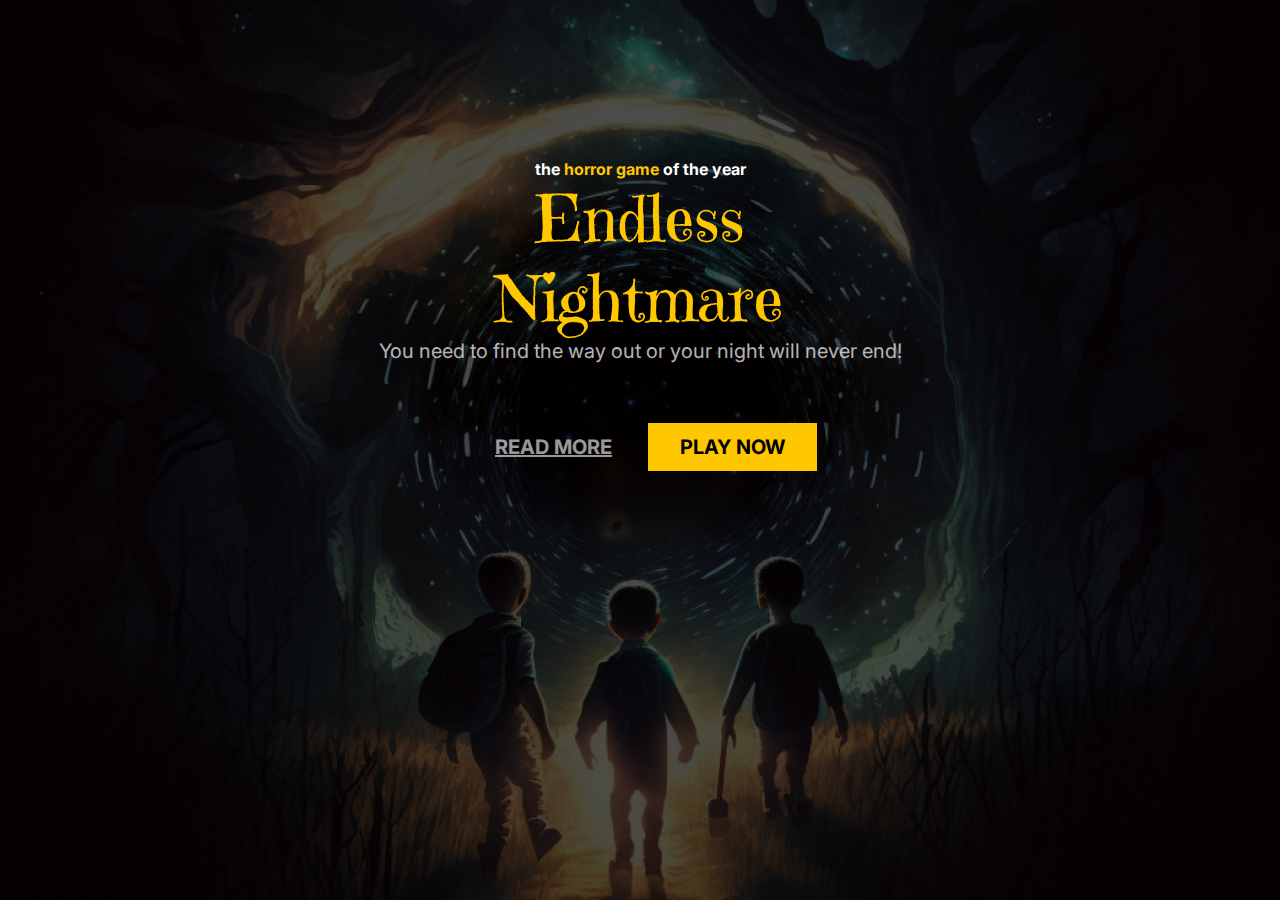
<file: index.html>
<!DOCTYPE html>
<html lang="en">

<head>
    
    <link rel="preconnect" href="https://fonts.googleapis.com">
    <link rel="preconnect" href="https://fonts.gstatic.com" crossorigin>
    <link href="https://fonts.googleapis.com/css2?family=Emilys+Candy&family=Inter:wght@400;700&display=swap" rel="stylesheet">
    
    <meta charset="UTF-8">
    <meta name="viewport" content="width=device-width, initial-scale=1.0">
    <title>Endless Nightmare</title>
    
    <link rel="stylesheet" href="./style.css">

</head>

<body>
  
    <h3>the <span>horror game</span> of the year</h3>    

    <h1>Endless <br>
        Nightmare</h1>

    <p>You need to find the way out or your night will never end!</p>

    <a href="https://unbounce.com/landing-page-articles/what-is-a-landing-page/" target="_blank">READ MORE</a>
    <a href="#" class="playnow">PLAY NOW</a>

</body>
</html>
</file>
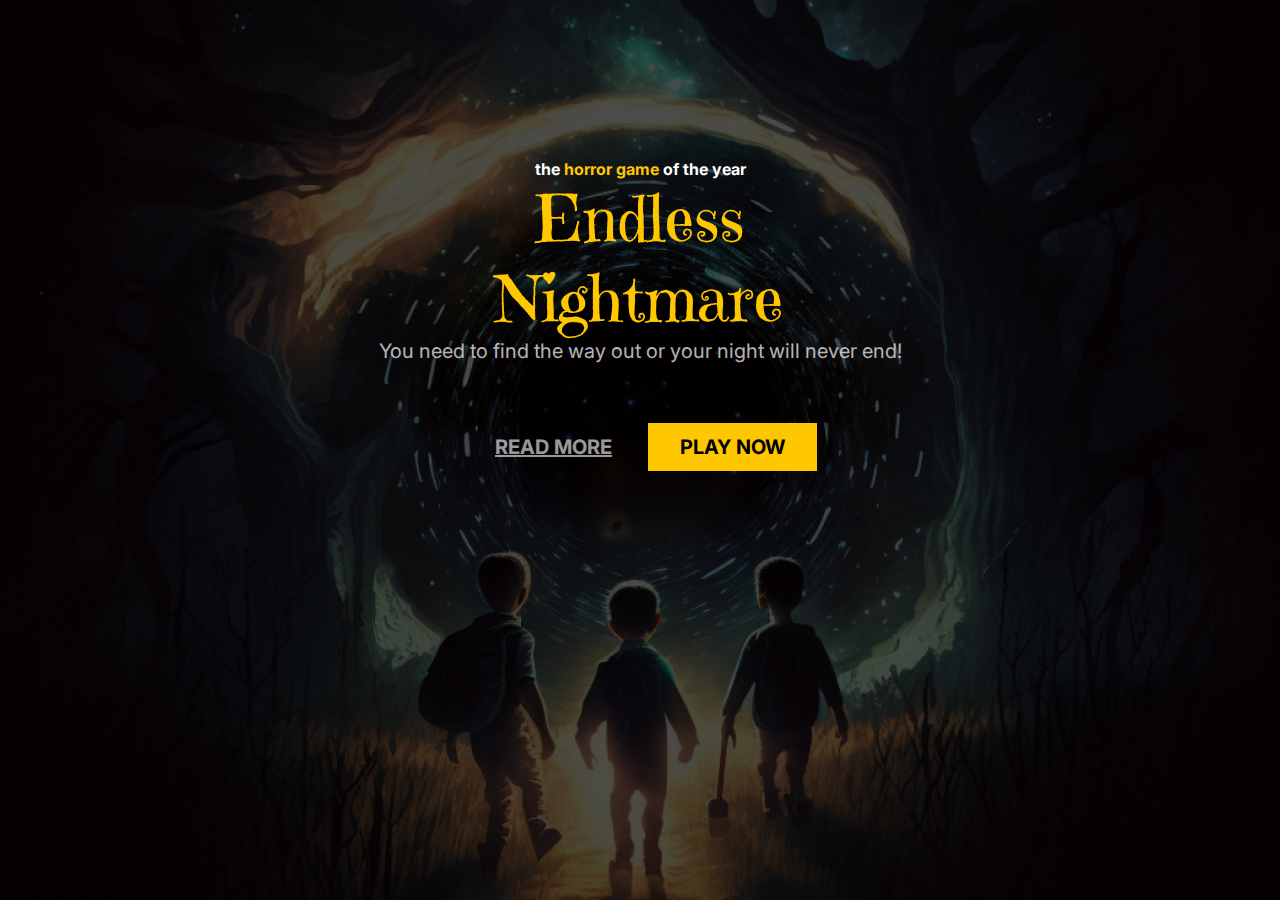
<file: landingpg.html>
<!DOCTYPE html>
<html lang="en">

<head>
    
    <link rel="preconnect" href="https://fonts.googleapis.com">
    <link rel="preconnect" href="https://fonts.gstatic.com" crossorigin>
    <link href="https://fonts.googleapis.com/css2?family=Emilys+Candy&family=Inter:wght@400;700&display=swap" rel="stylesheet">
    
    <meta charset="UTF-8">
    <meta name="viewport" content="width=device-width, initial-scale=1.0">
    <title>Endless Nightmare</title>
    
    <link rel="stylesheet" href="./landingpg.css">

</head>

<body>
  
    <h3>the <span>horror game</span> of the year</h3>    

    <h1>Endless <br>
        Nightmare</h1>

    <p>You need to find the way out or your night will never end!</p>

    <a href="https://unbounce.com/landing-page-articles/what-is-a-landing-page/" target="_blank">READ MORE</a>
    <a href="#" class="playnow">PLAY NOW</a>

</body>
</html>
</file>
<file: style.css>
* {
    margin: 0;
    box-sizing: border-box;
    /*Deixar fontes mais finas*/
    -webkit-font-smoothing: antialiased; /*Demais navegadores*/
    -moz-osx-font-smoothing: grayscale; /*Firefox*/
}

body {
    font-family: 'Inter', sans-serif;

    text-align: center;
    padding-top: 160px;
    background-image: url(./assets/background-image.jpg);
    background-repeat: no-repeat;
    background-size: cover;
    background-position: center;
    height: 100vh;
}

h3 {
    font-size: 16px;
    line-height: 19px;
    color: white;
}

h3 span {
    color: #FFC700;
}

h1 {
    font-family: 'Emilys Candy', cursive;
    
    font-weight: 400;
    font-size: 64px;
    line-height: 80px;
    color: #FFC700;
}

p {
    font-size: 20px;
    line-height: 24px;
    padding-bottom: 72px;
    color: white;
    opacity: 0.7;
}

a {
    font-weight: 700;
    font-size: 20px;
    line-height: 24px;
    padding: 12px 32px;
    color: white;
    opacity: 0.6;
}

a:hover,
.playnow {
    text-decoration: none;
    color: black;
    background-color: #FFC700;
    opacity: 1;
}
</file>
<file: landingpg.css>
* {
    margin: 0;
    box-sizing: border-box;
    /*Deixar fontes mais finas*/
    -webkit-font-smoothing: antialiased; /*Demais navegadores*/
    -moz-osx-font-smoothing: grayscale; /*Firefox*/
}

body {
    font-family: 'Inter', sans-serif;

    text-align: center;
    padding-top: 160px;
    background-image: url(./assets/background-image.jpg);
    background-repeat: no-repeat;
    background-size: cover;
    background-position: center;
    height: 100vh;
}

h3 {
    font-size: 16px;
    line-height: 19px;
    color: white;
}

h3 span {
    color: #FFC700;
}

h1 {
    font-family: 'Emilys Candy', cursive;
    
    font-weight: 400;
    font-size: 64px;
    line-height: 80px;
    color: #FFC700;
}

p {
    font-size: 20px;
    line-height: 24px;
    padding-bottom: 72px;
    color: white;
    opacity: 0.7;
}

a {
    font-weight: 700;
    font-size: 20px;
    line-height: 24px;
    padding: 12px 32px;
    color: white;
    opacity: 0.6;
}

a:hover,
.playnow {
    text-decoration: none;
    color: black;
    background-color: #FFC700;
    opacity: 1;
}
</file>
